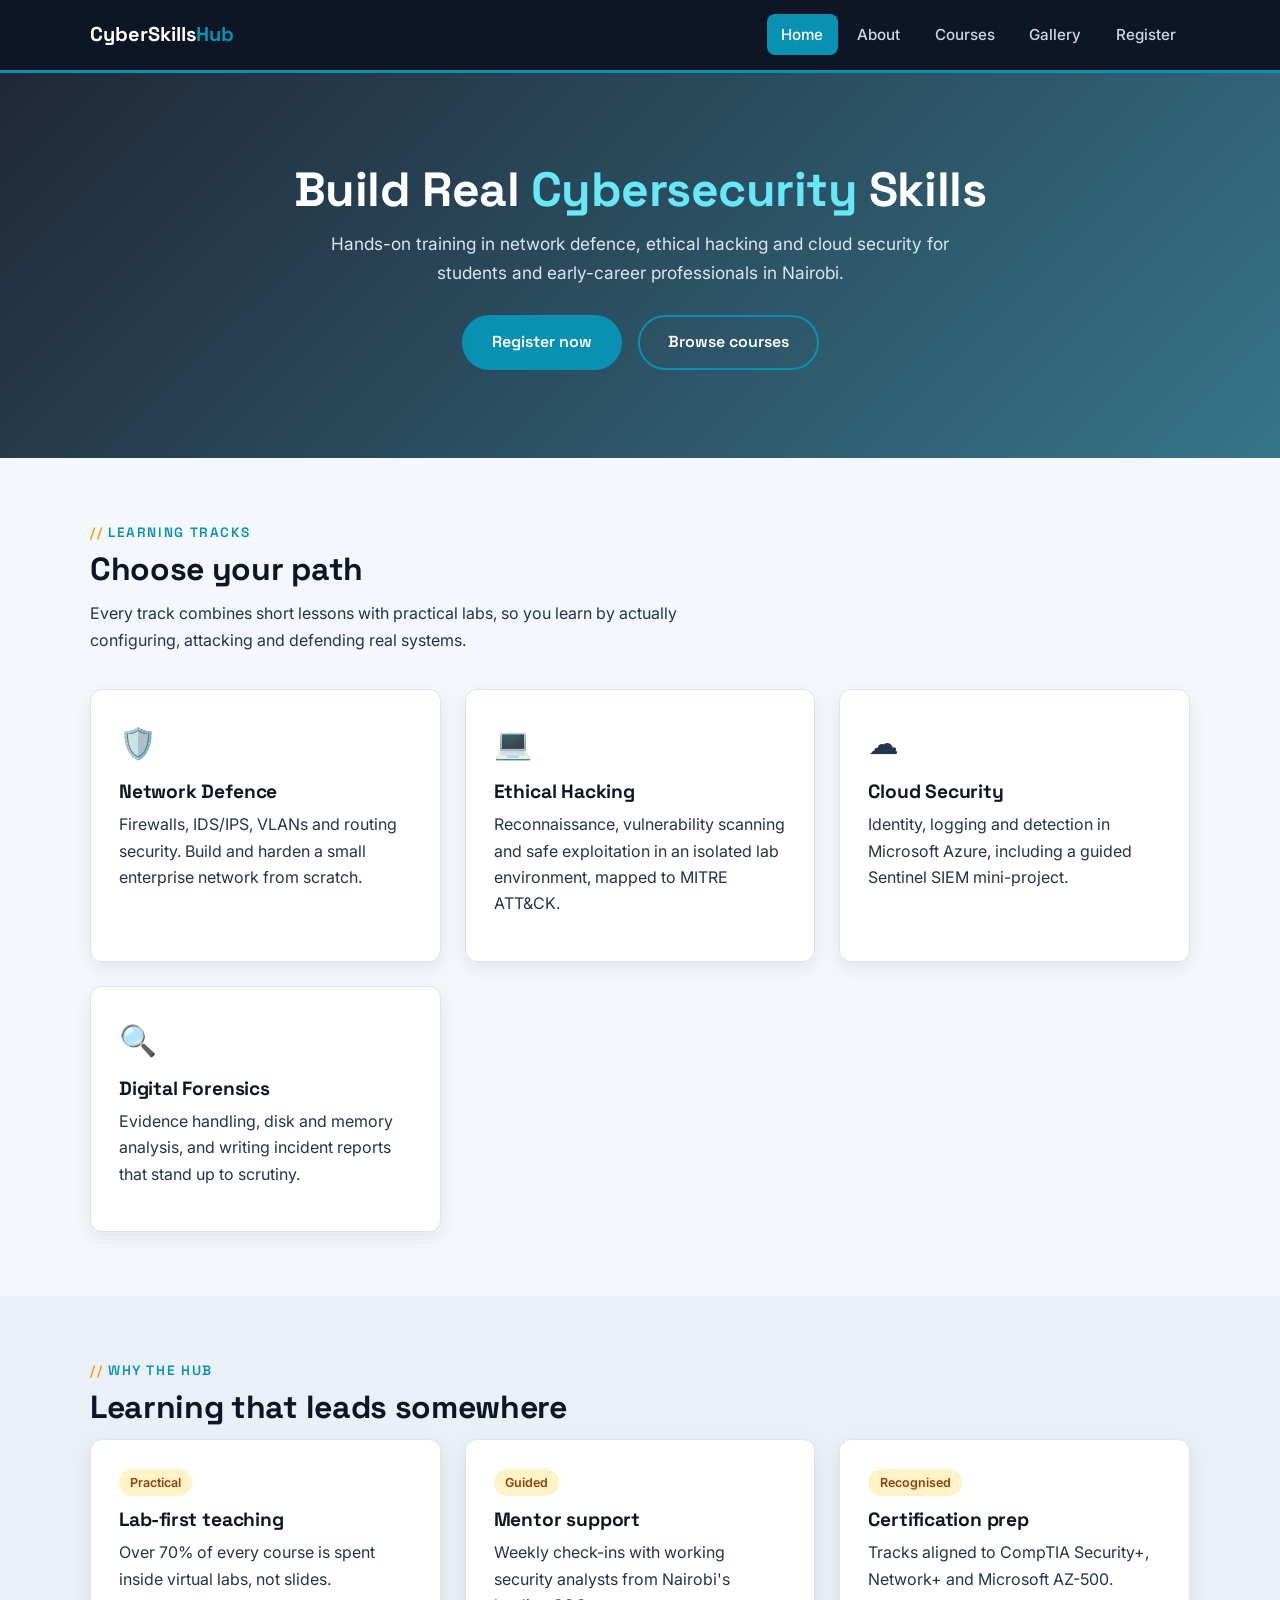
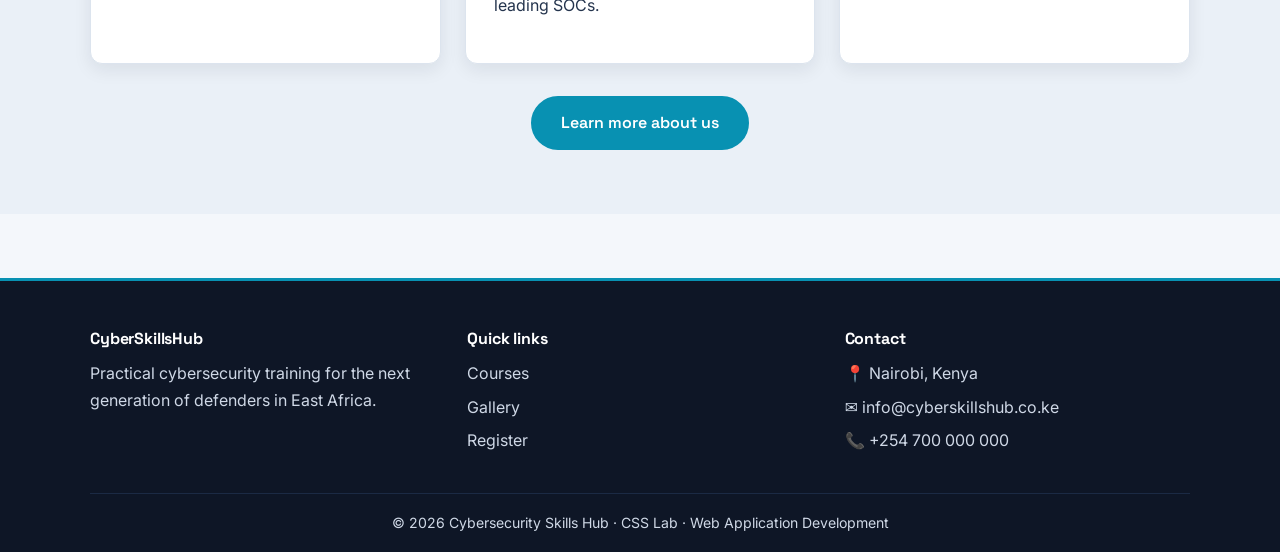
<file: index.html>
<!DOCTYPE html>
<html lang="en">
<head>
  <meta charset="UTF-8">
  <meta name="viewport" content="width=device-width, initial-scale=1.0">
  <title>Cybersecurity Skills Hub | Home</title>
  <!-- All styling lives in the single external stylesheet -->
  <link rel="stylesheet" href="csslab.css">
</head>
<body>

  <!-- ===== Navigation bar (Flexbox) ===== -->
  <header class="navbar">
    <div class="container">
      <div class="logo">CyberSkills<span>Hub</span></div>
      <nav>
        <ul class="nav-links">
          <li><a href="index.html" class="active">Home</a></li>
          <li><a href="about.html">About</a></li>
          <li><a href="courses.html">Courses</a></li>
          <li><a href="gallery.html">Gallery</a></li>
          <li><a href="register.html">Register</a></li>
        </ul>
      </nav>
    </div>
  </header>

  <!-- ===== Hero ===== -->
  <section class="hero">
    <h1 class="fade-up">Build Real <span>Cybersecurity</span> Skills</h1>
    <p class="fade-up">Hands-on training in network defence, ethical hacking and
      cloud security for students and early-career professionals in Nairobi.</p>
    <div class="fade-up-delay">
      <a href="register.html" class="btn btn-primary">Register now</a>
      <a href="courses.html" class="btn btn-outline">Browse courses</a>
    </div>
  </section>

  <!-- ===== Learning tracks ===== -->
  <section class="section">
    <div class="container">
      <span class="eyebrow">Learning tracks</span>
      <h2>Choose your path</h2>
      <p class="section-intro">Every track combines short lessons with practical
        labs, so you learn by actually configuring, attacking and defending
        real systems.</p>

      <div class="card-grid">
        <article class="card">
          <span class="icon">🛡️</span>
          <h3>Network Defence</h3>
          <p>Firewalls, IDS/IPS, VLANs and routing security. Build and harden a
            small enterprise network from scratch.</p>
        </article>

        <article class="card">
          <span class="icon">💻</span>
          <h3>Ethical Hacking</h3>
          <p>Reconnaissance, vulnerability scanning and safe exploitation in an
            isolated lab environment, mapped to MITRE ATT&amp;CK.</p>
        </article>

        <article class="card">
          <span class="icon">☁️</span>
          <h3>Cloud Security</h3>
          <p>Identity, logging and detection in Microsoft Azure, including a
            guided Sentinel SIEM mini-project.</p>
        </article>

        <article class="card">
          <span class="icon">🔍</span>
          <h3>Digital Forensics</h3>
          <p>Evidence handling, disk and memory analysis, and writing incident
            reports that stand up to scrutiny.</p>
        </article>
      </div>
    </div>
  </section>

  <!-- ===== Why us ===== -->
  <section class="section section-alt">
    <div class="container">
      <span class="eyebrow">Why the hub</span>
      <h2>Learning that leads somewhere</h2>
      <div class="card-grid">
        <article class="card">
          <span class="badge">Practical</span>
          <h3>Lab-first teaching</h3>
          <p>Over 70% of every course is spent inside virtual labs, not
            slides.</p>
        </article>
        <article class="card">
          <span class="badge">Guided</span>
          <h3>Mentor support</h3>
          <p>Weekly check-ins with working security analysts from Nairobi's
            leading SOCs.</p>
        </article>
        <article class="card">
          <span class="badge">Recognised</span>
          <h3>Certification prep</h3>
          <p>Tracks aligned to CompTIA Security+, Network+ and Microsoft
            AZ-500.</p>
        </article>
      </div>
      <div class="text-center mt-2">
        <a href="about.html" class="btn btn-primary">Learn more about us</a>
      </div>
    </div>
  </section>

  <!-- ===== Footer ===== -->
  <footer class="footer">
    <div class="container">
      <div class="footer-grid">
        <div class="footer-col">
          <h4>CyberSkillsHub</h4>
          <p>Practical cybersecurity training for the next generation of
            defenders in East Africa.</p>
        </div>
        <div class="footer-col">
          <h4>Quick links</h4>
          <ul>
            <li><a href="courses.html">Courses</a></li>
            <li><a href="gallery.html">Gallery</a></li>
            <li><a href="register.html">Register</a></li>
          </ul>
        </div>
        <div class="footer-col">
          <h4>Contact</h4>
          <ul>
            <li>📍 Nairobi, Kenya</li>
            <li>✉️ info@cyberskillshub.co.ke</li>
            <li>📞 +254 700 000 000</li>
          </ul>
        </div>
      </div>
      <div class="footer-bottom">
        <p>&copy; 2026 Cybersecurity Skills Hub · CSS Lab · Web Application Development</p>
      </div>
    </div>
  </footer>

</body>
</html>
</file>
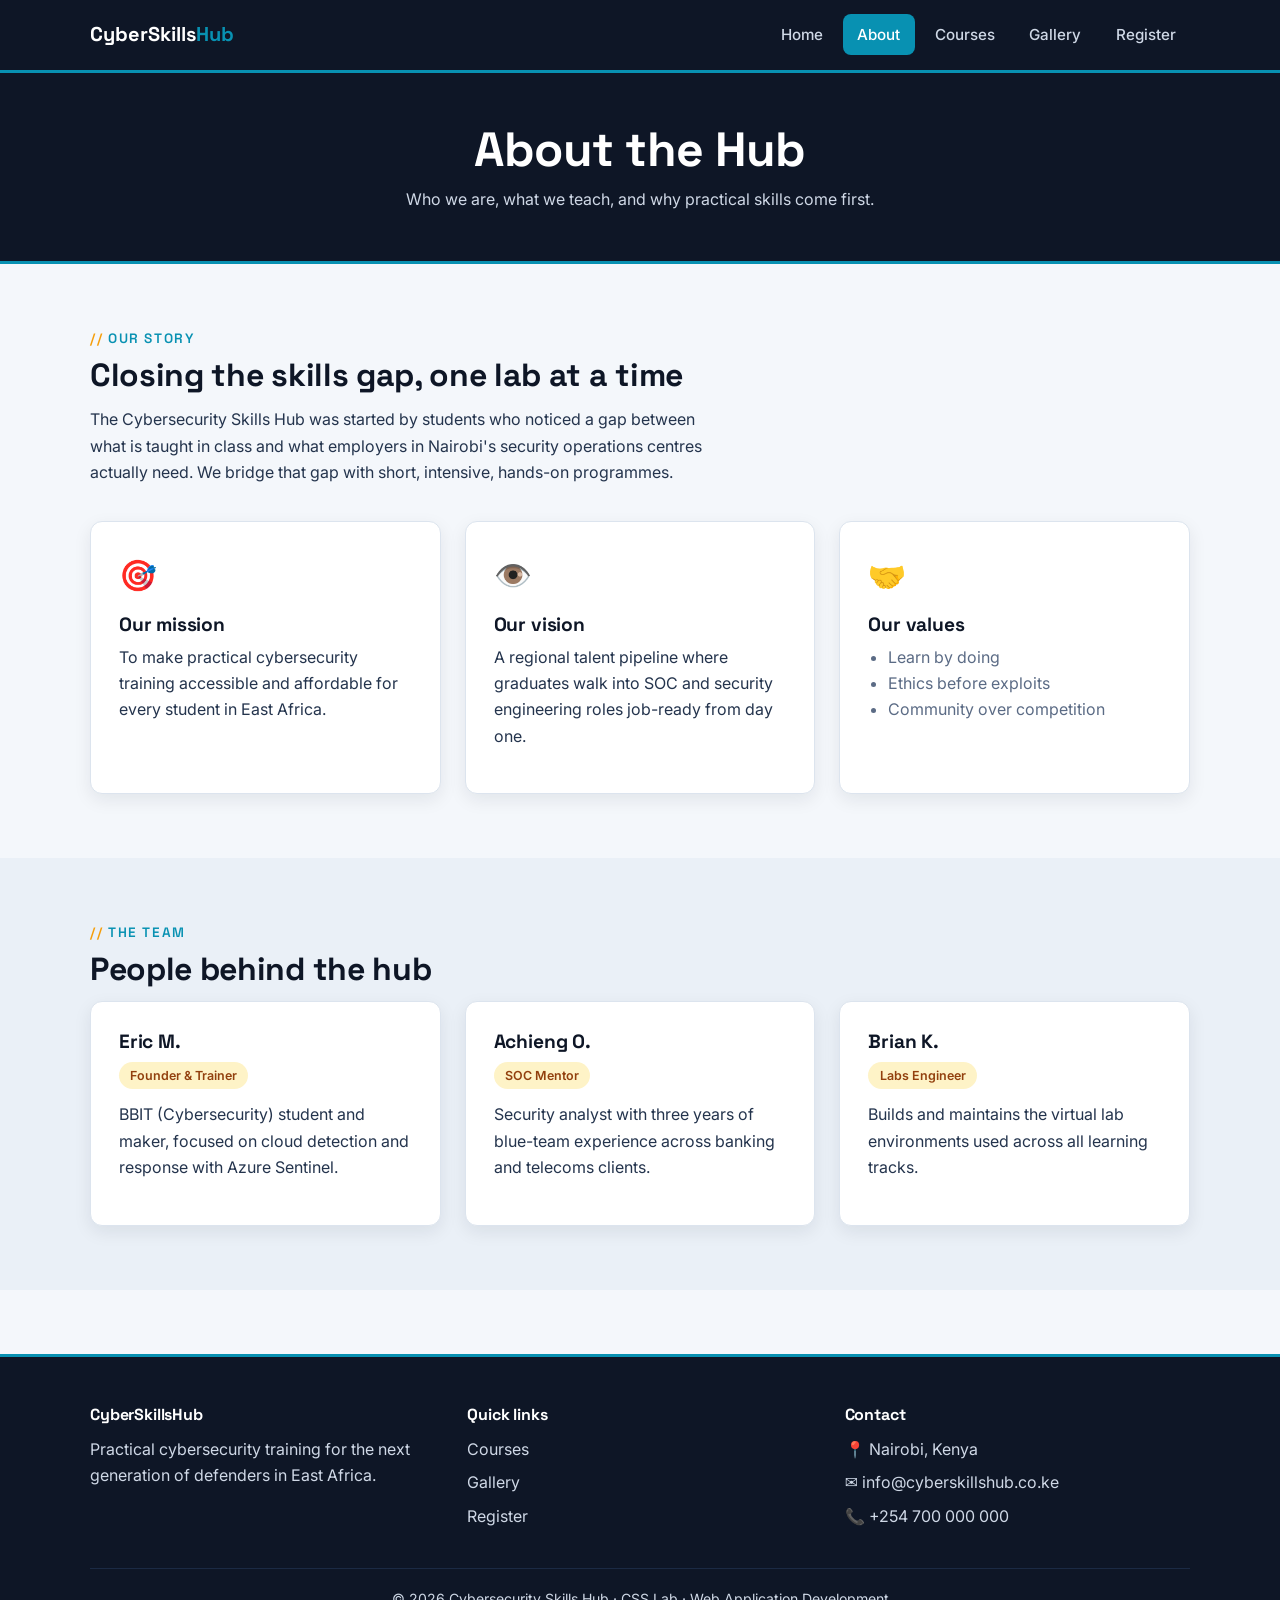
<file: about.html>
<!DOCTYPE html>
<html lang="en">
<head>
  <meta charset="UTF-8">
  <meta name="viewport" content="width=device-width, initial-scale=1.0">
  <title>Cybersecurity Skills Hub | About</title>
  <link rel="stylesheet" href="csslab.css">
</head>
<body>

  <header class="navbar">
    <div class="container">
      <div class="logo">CyberSkills<span>Hub</span></div>
      <nav>
        <ul class="nav-links">
          <li><a href="index.html">Home</a></li>
          <li><a href="about.html" class="active">About</a></li>
          <li><a href="courses.html">Courses</a></li>
          <li><a href="gallery.html">Gallery</a></li>
          <li><a href="register.html">Register</a></li>
        </ul>
      </nav>
    </div>
  </header>

  <section class="page-hero">
    <h1>About the Hub</h1>
    <p>Who we are, what we teach, and why practical skills come first.</p>
  </section>

  <section class="section">
    <div class="container">
      <span class="eyebrow">Our story</span>
      <h2>Closing the skills gap, one lab at a time</h2>
      <p class="section-intro">The Cybersecurity Skills Hub was started by
        students who noticed a gap between what is taught in class and what
        employers in Nairobi's security operations centres actually need. We
        bridge that gap with short, intensive, hands-on programmes.</p>

      <div class="card-grid">
        <article class="card">
          <span class="icon">🎯</span>
          <h3>Our mission</h3>
          <p>To make practical cybersecurity training accessible and affordable
            for every student in East Africa.</p>
        </article>
        <article class="card">
          <span class="icon">👁️</span>
          <h3>Our vision</h3>
          <p>A regional talent pipeline where graduates walk into SOC and
            security engineering roles job-ready from day one.</p>
        </article>
        <article class="card">
          <span class="icon">🤝</span>
          <h3>Our values</h3>
          <ul>
            <li>Learn by doing</li>
            <li>Ethics before exploits</li>
            <li>Community over competition</li>
          </ul>
        </article>
      </div>
    </div>
  </section>

  <section class="section section-alt">
    <div class="container">
      <span class="eyebrow">The team</span>
      <h2>People behind the hub</h2>
      <div class="card-grid">
        <article class="card">
          <h3>Eric M.</h3>
          <span class="badge">Founder &amp; Trainer</span>
          <p>BBIT (Cybersecurity) student and maker, focused on cloud detection
            and response with Azure Sentinel.</p>
        </article>
        <article class="card">
          <h3>Achieng O.</h3>
          <span class="badge">SOC Mentor</span>
          <p>Security analyst with three years of blue-team experience across
            banking and telecoms clients.</p>
        </article>
        <article class="card">
          <h3>Brian K.</h3>
          <span class="badge">Labs Engineer</span>
          <p>Builds and maintains the virtual lab environments used across all
            learning tracks.</p>
        </article>
      </div>
    </div>
  </section>

  <footer class="footer">
    <div class="container">
      <div class="footer-grid">
        <div class="footer-col">
          <h4>CyberSkillsHub</h4>
          <p>Practical cybersecurity training for the next generation of
            defenders in East Africa.</p>
        </div>
        <div class="footer-col">
          <h4>Quick links</h4>
          <ul>
            <li><a href="courses.html">Courses</a></li>
            <li><a href="gallery.html">Gallery</a></li>
            <li><a href="register.html">Register</a></li>
          </ul>
        </div>
        <div class="footer-col">
          <h4>Contact</h4>
          <ul>
            <li>📍 Nairobi, Kenya</li>
            <li>✉️ info@cyberskillshub.co.ke</li>
            <li>📞 +254 700 000 000</li>
          </ul>
        </div>
      </div>
      <div class="footer-bottom">
        <p>&copy; 2026 Cybersecurity Skills Hub · CSS Lab · Web Application Development</p>
      </div>
    </div>
  </footer>

</body>
</html>
</file>
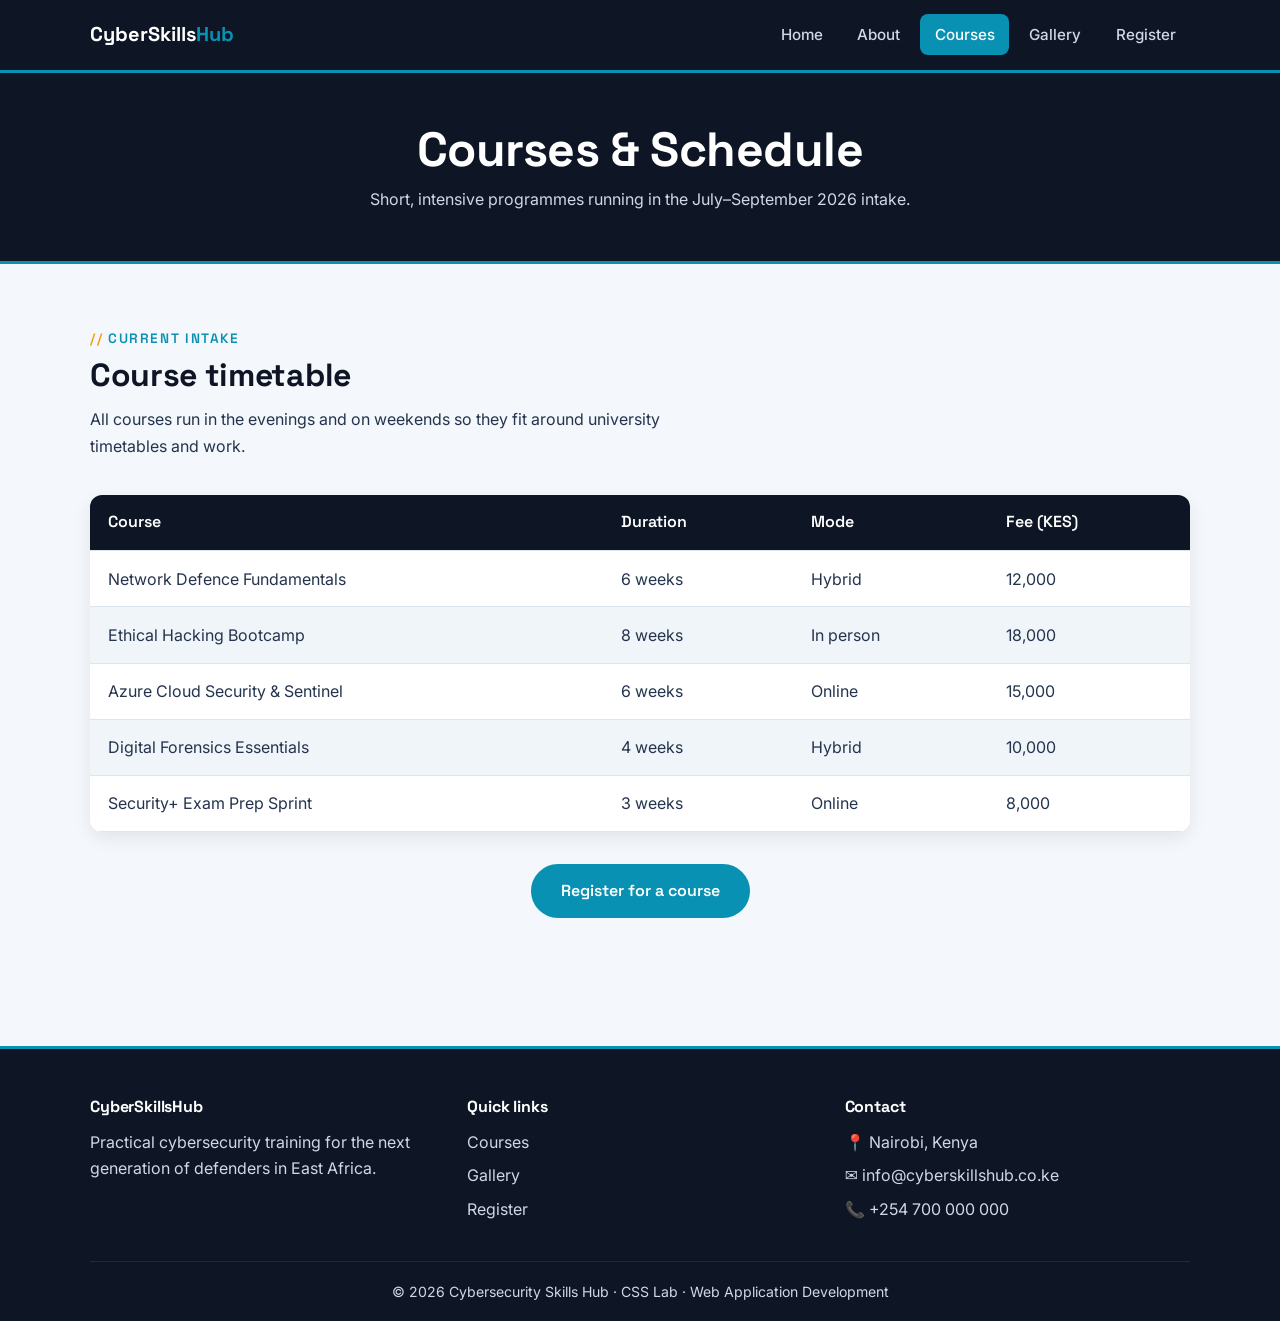
<file: courses.html>
<!DOCTYPE html>
<html lang="en">
<head>
  <meta charset="UTF-8">
  <meta name="viewport" content="width=device-width, initial-scale=1.0">
  <title>Cybersecurity Skills Hub | Courses</title>
  <link rel="stylesheet" href="csslab.css">
</head>
<body>

  <header class="navbar">
    <div class="container">
      <div class="logo">CyberSkills<span>Hub</span></div>
      <nav>
        <ul class="nav-links">
          <li><a href="index.html">Home</a></li>
          <li><a href="about.html">About</a></li>
          <li><a href="courses.html" class="active">Courses</a></li>
          <li><a href="gallery.html">Gallery</a></li>
          <li><a href="register.html">Register</a></li>
        </ul>
      </nav>
    </div>
  </header>

  <section class="page-hero">
    <h1>Courses &amp; Schedule</h1>
    <p>Short, intensive programmes running in the July–September 2026 intake.</p>
  </section>

  <section class="section">
    <div class="container">
      <span class="eyebrow">Current intake</span>
      <h2>Course timetable</h2>
      <p class="section-intro">All courses run in the evenings and on weekends
        so they fit around university timetables and work.</p>

      <table>
        <thead>
          <tr>
            <th>Course</th>
            <th>Duration</th>
            <th>Mode</th>
            <th>Fee (KES)</th>
          </tr>
        </thead>
        <tbody>
          <tr>
            <td>Network Defence Fundamentals</td>
            <td>6 weeks</td>
            <td>Hybrid</td>
            <td>12,000</td>
          </tr>
          <tr>
            <td>Ethical Hacking Bootcamp</td>
            <td>8 weeks</td>
            <td>In person</td>
            <td>18,000</td>
          </tr>
          <tr>
            <td>Azure Cloud Security &amp; Sentinel</td>
            <td>6 weeks</td>
            <td>Online</td>
            <td>15,000</td>
          </tr>
          <tr>
            <td>Digital Forensics Essentials</td>
            <td>4 weeks</td>
            <td>Hybrid</td>
            <td>10,000</td>
          </tr>
          <tr>
            <td>Security+ Exam Prep Sprint</td>
            <td>3 weeks</td>
            <td>Online</td>
            <td>8,000</td>
          </tr>
        </tbody>
      </table>

      <div class="text-center mt-2">
        <a href="register.html" class="btn btn-primary">Register for a course</a>
      </div>
    </div>
  </section>

  <footer class="footer">
    <div class="container">
      <div class="footer-grid">
        <div class="footer-col">
          <h4>CyberSkillsHub</h4>
          <p>Practical cybersecurity training for the next generation of
            defenders in East Africa.</p>
        </div>
        <div class="footer-col">
          <h4>Quick links</h4>
          <ul>
            <li><a href="courses.html">Courses</a></li>
            <li><a href="gallery.html">Gallery</a></li>
            <li><a href="register.html">Register</a></li>
          </ul>
        </div>
        <div class="footer-col">
          <h4>Contact</h4>
          <ul>
            <li>📍 Nairobi, Kenya</li>
            <li>✉️ info@cyberskillshub.co.ke</li>
            <li>📞 +254 700 000 000</li>
          </ul>
        </div>
      </div>
      <div class="footer-bottom">
        <p>&copy; 2026 Cybersecurity Skills Hub · CSS Lab · Web Application Development</p>
      </div>
    </div>
  </footer>

</body>
</html>
</file>
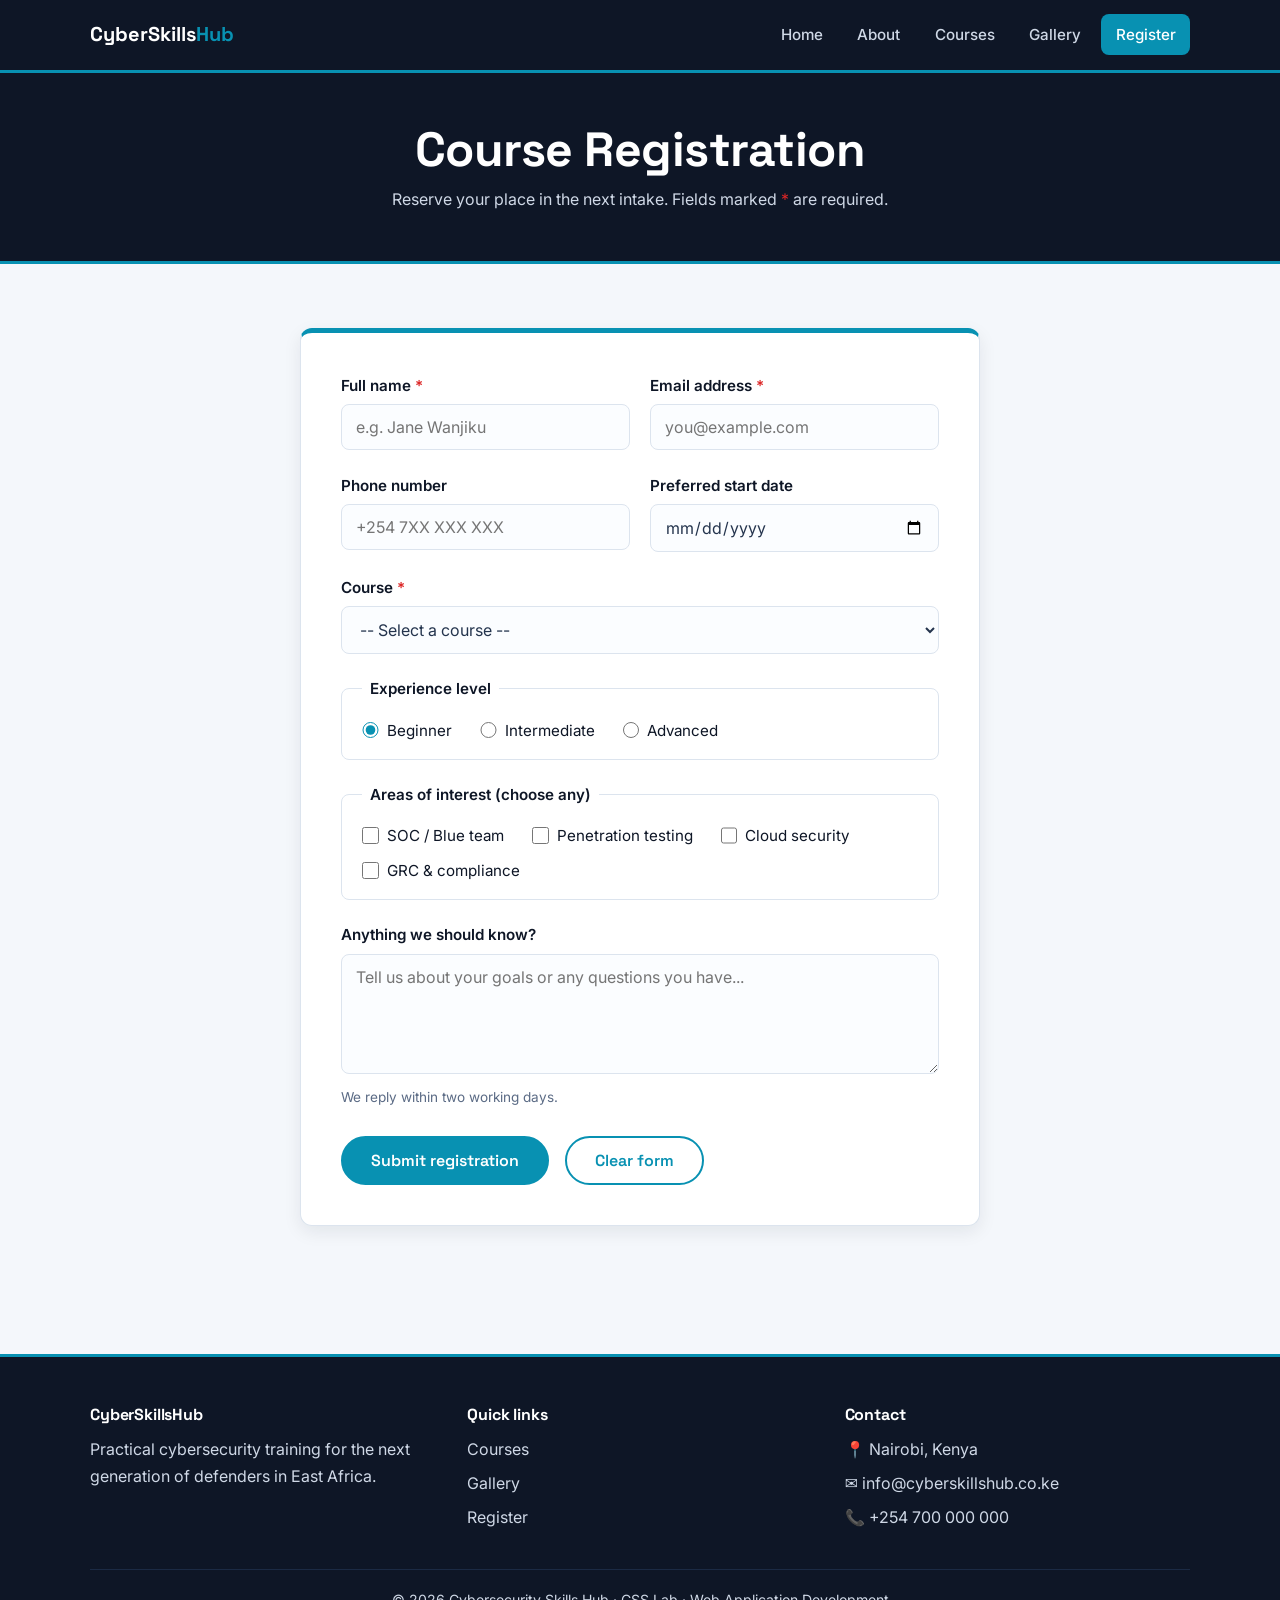
<file: register.html>
<!DOCTYPE html>
<html lang="en">
<head>
  <meta charset="UTF-8">
  <meta name="viewport" content="width=device-width, initial-scale=1.0">
  <title>Cybersecurity Skills Hub | Register</title>
  <link rel="stylesheet" href="csslab.css">
</head>
<body>

  <header class="navbar">
    <div class="container">
      <div class="logo">CyberSkills<span>Hub</span></div>
      <nav>
        <ul class="nav-links">
          <li><a href="index.html">Home</a></li>
          <li><a href="about.html">About</a></li>
          <li><a href="courses.html">Courses</a></li>
          <li><a href="gallery.html">Gallery</a></li>
          <li><a href="register.html" class="active">Register</a></li>
        </ul>
      </nav>
    </div>
  </header>

  <section class="page-hero">
    <h1>Course Registration</h1>
    <p>Reserve your place in the next intake. Fields marked
      <span class="required">*</span> are required.</p>
  </section>

  <section class="section">
    <div class="container">
      <div class="form-wrapper">
        <form action="#" method="post">

          <div class="form-row">
            <div class="form-group">
              <label for="fullname">Full name <span class="required">*</span></label>
              <input type="text" id="fullname" name="fullname"
                     placeholder="e.g. Jane Wanjiku" required>
            </div>
            <div class="form-group">
              <label for="email">Email address <span class="required">*</span></label>
              <input type="email" id="email" name="email"
                     placeholder="you@example.com" required>
            </div>
          </div>

          <div class="form-row">
            <div class="form-group">
              <label for="phone">Phone number</label>
              <input type="tel" id="phone" name="phone"
                     placeholder="+254 7XX XXX XXX">
            </div>
            <div class="form-group">
              <label for="start">Preferred start date</label>
              <input type="date" id="start" name="start">
            </div>
          </div>

          <div class="form-group">
            <label for="course">Course <span class="required">*</span></label>
            <select id="course" name="course" required>
              <option value="">-- Select a course --</option>
              <option value="network">Network Defence Fundamentals</option>
              <option value="hacking">Ethical Hacking Bootcamp</option>
              <option value="cloud">Azure Cloud Security &amp; Sentinel</option>
              <option value="forensics">Digital Forensics Essentials</option>
              <option value="secplus">Security+ Exam Prep Sprint</option>
            </select>
          </div>

          <div class="form-group">
            <fieldset>
              <legend>Experience level</legend>
              <div class="choice-list">
                <label><input type="radio" name="level" value="beginner" checked> Beginner</label>
                <label><input type="radio" name="level" value="intermediate"> Intermediate</label>
                <label><input type="radio" name="level" value="advanced"> Advanced</label>
              </div>
            </fieldset>
          </div>

          <div class="form-group">
            <fieldset>
              <legend>Areas of interest (choose any)</legend>
              <div class="choice-list">
                <label><input type="checkbox" name="interest" value="soc"> SOC / Blue team</label>
                <label><input type="checkbox" name="interest" value="pentest"> Penetration testing</label>
                <label><input type="checkbox" name="interest" value="cloud"> Cloud security</label>
                <label><input type="checkbox" name="interest" value="grc"> GRC &amp; compliance</label>
              </div>
            </fieldset>
          </div>

          <div class="form-group">
            <label for="message">Anything we should know?</label>
            <textarea id="message" name="message"
                      placeholder="Tell us about your goals or any questions you have..."></textarea>
            <p class="form-hint">We reply within two working days.</p>
          </div>

          <div class="form-actions">
            <button type="submit" class="btn btn-primary">Submit registration</button>
            <button type="reset" class="btn btn-reset">Clear form</button>
          </div>

        </form>
      </div>
    </div>
  </section>

  <footer class="footer">
    <div class="container">
      <div class="footer-grid">
        <div class="footer-col">
          <h4>CyberSkillsHub</h4>
          <p>Practical cybersecurity training for the next generation of
            defenders in East Africa.</p>
        </div>
        <div class="footer-col">
          <h4>Quick links</h4>
          <ul>
            <li><a href="courses.html">Courses</a></li>
            <li><a href="gallery.html">Gallery</a></li>
            <li><a href="register.html">Register</a></li>
          </ul>
        </div>
        <div class="footer-col">
          <h4>Contact</h4>
          <ul>
            <li>📍 Nairobi, Kenya</li>
            <li>✉️ info@cyberskillshub.co.ke</li>
            <li>📞 +254 700 000 000</li>
          </ul>
        </div>
      </div>
      <div class="footer-bottom">
        <p>&copy; 2026 Cybersecurity Skills Hub · CSS Lab · Web Application Development</p>
      </div>
    </div>
  </footer>

</body>
</html>
</file>
<file: csslab.css>
/* ============================================================
   CYBERSECURITY SKILLS HUB — csslab.css
   Web Application Development: CSS Lab
   Single external stylesheet linked from every HTML page.
   ------------------------------------------------------------
   Contents
   1.  Google Fonts import + design tokens (CSS variables)
   2.  Reset & base typography
   3.  Navigation bar (Flexbox)
   4.  Hero section
   5.  Buttons
   6.  Cards & section layout
   7.  Form styling
   8.  Gallery — CSS flip cards
   9.  Tables
   10. Footer
   11. Utilities, transitions & animations
   12. Responsive design (media queries)
   ============================================================ */


/* ---------- 1. FONTS & DESIGN TOKENS ---------- */

/* Google Fonts: Space Grotesk (headings) + Inter (body text) */
@import url('https://fonts.googleapis.com/css2?family=Space+Grotesk:wght@500;600;700&family=Inter:wght@400;500;600&display=swap');

:root {
  /* Colour palette — consistent across every page */
  --ink:         #0e1626;   /* deep navy: nav, footer, headings   */
  --ink-soft:    #1b2a44;   /* lighter navy: hover states         */
  --surface:     #f4f7fb;   /* page background                    */
  --card:        #ffffff;   /* card / form background             */
  --accent:      #0891b2;   /* cyan: links, buttons, highlights   */
  --accent-dark: #155e75;   /* cyan (dark): hover states          */
  --amber:       #f59e0b;   /* warm highlight: badges, markers    */
  --line:        #dce4ee;   /* borders and dividers               */
  --text:        #24344d;   /* main body text                     */
  --muted:       #5b6b85;   /* secondary text                     */

  /* Type & spacing scale */
  --font-display: 'Space Grotesk', sans-serif;
  --font-body:    'Inter', system-ui, sans-serif;
  --radius:       12px;
  --shadow:       0 6px 18px rgba(14, 22, 38, 0.08);
  --shadow-lift:  0 14px 30px rgba(14, 22, 38, 0.16);
  --space:        1rem;
}


/* ---------- 2. RESET & BASE TYPOGRAPHY ---------- */

* {
  margin: 0;
  padding: 0;
  box-sizing: border-box;
}

html {
  scroll-behavior: smooth;
}

body {
  font-family: var(--font-body);
  font-size: 1rem;
  line-height: 1.65;
  color: var(--text);
  background-color: var(--surface);
}

h1, h2, h3, h4 {
  font-family: var(--font-display);
  color: var(--ink);
  line-height: 1.2;
  letter-spacing: -0.01em;
}

h1 { font-size: clamp(2rem, 4vw, 3rem); }
h2 { font-size: clamp(1.5rem, 3vw, 2rem); margin-bottom: 0.75rem; }
h3 { font-size: 1.2rem; margin-bottom: 0.5rem; }

p {
  margin-bottom: var(--space);
}

a {
  color: var(--accent);
  text-decoration: none;
  transition: color 0.2s ease;
}

a:hover {
  color: var(--accent-dark);
}

img {
  max-width: 100%;
  display: block;
}

/* Visible keyboard focus for accessibility */
a:focus-visible,
button:focus-visible,
input:focus-visible,
select:focus-visible,
textarea:focus-visible {
  outline: 3px solid var(--amber);
  outline-offset: 2px;
}

/* Consistent page container */
.container {
  width: min(1100px, 92%);
  margin: 0 auto;
}

/* Terminal-style section label — ties into the cybersecurity theme */
.eyebrow {
  font-family: var(--font-display);
  font-size: 0.85rem;
  font-weight: 600;
  letter-spacing: 0.12em;
  text-transform: uppercase;
  color: var(--accent);
  display: block;
  margin-bottom: 0.35rem;
}

.eyebrow::before {
  content: "// ";
  color: var(--amber);
}


/* ---------- 3. NAVIGATION BAR (FLEXBOX) ---------- */

.navbar {
  background-color: var(--ink);
  border-bottom: 3px solid var(--accent);
  position: sticky;
  top: 0;
  z-index: 100;
}

.navbar .container {
  display: flex;                   /* Flexbox layout as required */
  justify-content: space-between;  /* logo left, links right     */
  align-items: center;
  flex-wrap: wrap;
  gap: 0.5rem 1.5rem;
  padding: 0.9rem 0;
}

.logo {
  font-family: var(--font-display);
  font-size: 1.25rem;
  font-weight: 700;
  color: #ffffff;
}

.logo span {
  color: var(--accent);
}

.nav-links {
  display: flex;                   /* Flexbox for the link list */
  flex-wrap: wrap;
  gap: 0.35rem;
  list-style: none;
}

.nav-links a {
  display: block;
  padding: 0.5rem 0.9rem;
  color: #cfd8e6;
  font-weight: 500;
  font-size: 0.95rem;
  border-radius: 8px;
  transition: background-color 0.25s ease, color 0.25s ease;
}

.nav-links a:hover {
  background-color: var(--ink-soft);
  color: #ffffff;
}

/* Highlights the page the visitor is currently on */
.nav-links a.active {
  background-color: var(--accent);
  color: #ffffff;
}


/* ---------- 4. HERO SECTION ---------- */

.hero {
  background:
    linear-gradient(135deg, rgba(14, 22, 38, 0.92), rgba(21, 94, 117, 0.85)),
    url('https://picsum.photos/seed/matrix/1400/600') center/cover no-repeat;
  color: #ffffff;
  text-align: center;
  padding: 5.5rem 1rem;
}

.hero h1 {
  color: #ffffff;
  margin-bottom: 0.75rem;
}

.hero h1 span {
  color: #67e8f9;
}

.hero p {
  max-width: 620px;
  margin: 0 auto 1.75rem;
  color: #dbe6f2;
  font-size: 1.08rem;
}

/* Smaller hero used on inner pages for consistency */
.page-hero {
  background-color: var(--ink);
  color: #ffffff;
  text-align: center;
  padding: 3rem 1rem;
  border-bottom: 3px solid var(--accent);
}

.page-hero h1 {
  color: #ffffff;
}

.page-hero p {
  color: #cfd8e6;
  max-width: 600px;
  margin: 0.5rem auto 0;
}


/* ---------- 5. BUTTONS ---------- */

.btn {
  display: inline-block;
  font-family: var(--font-display);
  font-weight: 600;
  font-size: 1rem;
  padding: 0.75rem 1.75rem;
  border: 2px solid var(--accent);
  border-radius: 999px;
  cursor: pointer;
  transition: background-color 0.25s ease, color 0.25s ease,
              transform 0.2s ease, box-shadow 0.2s ease;
}

.btn-primary {
  background-color: var(--accent);
  color: #ffffff;
}

.btn-primary:hover {
  background-color: var(--accent-dark);
  border-color: var(--accent-dark);
  color: #ffffff;
  transform: translateY(-2px);
  box-shadow: var(--shadow-lift);
}

.btn-outline {
  background-color: transparent;
  color: #ffffff;
}

.btn-outline:hover {
  background-color: rgba(255, 255, 255, 0.12);
  color: #ffffff;
  transform: translateY(-2px);
}

.hero .btn + .btn {
  margin-left: 0.75rem;
}


/* ---------- 6. CARDS & SECTION LAYOUT ---------- */

.section {
  padding: 4rem 0;
}

.section-alt {
  background-color: #eaf0f7;
}

.section-intro {
  max-width: 640px;
  margin-bottom: 2.25rem;
}

/* Responsive card grid used on the home and about pages */
.card-grid {
  display: grid;
  grid-template-columns: repeat(auto-fit, minmax(260px, 1fr));
  gap: 1.5rem;
}

.card {
  background-color: var(--card);
  border: 1px solid var(--line);
  border-radius: var(--radius);
  padding: 1.75rem;
  box-shadow: var(--shadow);
  transition: transform 0.25s ease, box-shadow 0.25s ease;
}

.card:hover {
  transform: translateY(-6px);
  box-shadow: var(--shadow-lift);
}

.card .icon {
  font-size: 1.9rem;
  display: inline-block;
  margin-bottom: 0.75rem;
}

.card ul {
  padding-left: 1.2rem;
  color: var(--muted);
}

.badge {
  display: inline-block;
  background-color: #fef3c7;
  color: #92400e;
  font-size: 0.78rem;
  font-weight: 600;
  padding: 0.2rem 0.7rem;
  border-radius: 999px;
  margin-bottom: 0.75rem;
}


/* ---------- 7. FORM STYLING ---------- */

.form-wrapper {
  max-width: 680px;
  margin: 0 auto;
  background-color: var(--card);
  border: 1px solid var(--line);
  border-top: 5px solid var(--accent);
  border-radius: var(--radius);
  box-shadow: var(--shadow);
  padding: 2.5rem;
}

.form-group {
  margin-bottom: 1.4rem;
}

/* Two fields side by side on wider screens */
.form-row {
  display: flex;
  gap: 1.25rem;
  flex-wrap: wrap;
}

.form-row .form-group {
  flex: 1 1 240px;
}

label {
  display: block;
  font-weight: 600;
  color: var(--ink);
  margin-bottom: 0.4rem;
  font-size: 0.95rem;
}

.required {
  color: #dc2626;
}

input[type="text"],
input[type="email"],
input[type="tel"],
input[type="date"],
select,
textarea {
  width: 100%;
  padding: 0.75rem 0.9rem;
  font-family: var(--font-body);
  font-size: 1rem;
  color: var(--text);
  background-color: #fbfdff;
  border: 1.5px solid var(--line);
  border-radius: 8px;
  transition: border-color 0.2s ease, box-shadow 0.2s ease;
}

input:focus,
select:focus,
textarea:focus {
  border-color: var(--accent);
  box-shadow: 0 0 0 3px rgba(8, 145, 178, 0.15);
  outline: none;
}

textarea {
  resize: vertical;
  min-height: 120px;
}

/* Radio buttons & checkboxes laid out with Flexbox */
fieldset {
  border: 1.5px solid var(--line);
  border-radius: 8px;
  padding: 1rem 1.25rem;
}

legend {
  font-weight: 600;
  color: var(--ink);
  padding: 0 0.5rem;
  font-size: 0.95rem;
}

.choice-list {
  display: flex;
  flex-wrap: wrap;
  gap: 0.6rem 1.75rem;
}

.choice-list label {
  display: flex;
  align-items: center;
  gap: 0.5rem;
  font-weight: 400;
  margin-bottom: 0;
  cursor: pointer;
}

input[type="radio"],
input[type="checkbox"] {
  accent-color: var(--accent);
  width: 1.05rem;
  height: 1.05rem;
}

.form-hint {
  font-size: 0.85rem;
  color: var(--muted);
  margin-top: 0.3rem;
  margin-bottom: 0;
}

.form-actions {
  display: flex;
  gap: 1rem;
  flex-wrap: wrap;
  margin-top: 1.75rem;
}

.btn-reset {
  background-color: transparent;
  color: var(--accent);
}

.btn-reset:hover {
  background-color: #e0f2fe;
}


/* ---------- 8. GALLERY — CSS FLIP CARDS ---------- */

.gallery-grid {
  display: grid;
  grid-template-columns: repeat(auto-fit, minmax(280px, 1fr));
  gap: 1.75rem;
}

/* Outer card provides 3D perspective for the flip */
.flip-card {
  background-color: transparent;
  height: 340px;
  perspective: 1000px;
}

.flip-card-inner {
  position: relative;
  width: 100%;
  height: 100%;
  transition: transform 0.7s ease;
  transform-style: preserve-3d;
  border-radius: var(--radius);
  box-shadow: var(--shadow);
}

/* The flip happens on hover (and keyboard focus) */
.flip-card:hover .flip-card-inner,
.flip-card:focus-within .flip-card-inner {
  transform: rotateY(180deg);
  box-shadow: var(--shadow-lift);
}

.flip-card-front,
.flip-card-back {
  position: absolute;
  inset: 0;
  backface-visibility: hidden;
  -webkit-backface-visibility: hidden;
  border-radius: var(--radius);
  overflow: hidden;
}

/* Front: image with a caption strip along the bottom */
.flip-card-front img {
  width: 100%;
  height: 100%;
  object-fit: cover;
}

.flip-card-front figcaption {
  position: absolute;
  left: 0;
  right: 0;
  bottom: 0;
  background: linear-gradient(transparent, rgba(14, 22, 38, 0.92));
  color: #ffffff;
  font-family: var(--font-display);
  font-weight: 600;
  padding: 2rem 1.25rem 1rem;
}

/* Back: description revealed on hover */
.flip-card-back {
  background: linear-gradient(150deg, var(--ink), var(--accent-dark));
  color: #e6f2f8;
  transform: rotateY(180deg);
  display: flex;
  flex-direction: column;
  justify-content: center;
  align-items: center;
  text-align: center;
  padding: 1.75rem;
}

.flip-card-back h3 {
  color: #ffffff;
  margin-bottom: 0.6rem;
}

.flip-card-back p {
  font-size: 0.95rem;
  margin-bottom: 1.25rem;
}

.flip-card-back .btn {
  padding: 0.5rem 1.4rem;
  font-size: 0.9rem;
}


/* ---------- 9. TABLES ---------- */

table {
  width: 100%;
  border-collapse: collapse;
  background-color: var(--card);
  border-radius: var(--radius);
  overflow: hidden;
  box-shadow: var(--shadow);
}

th, td {
  padding: 0.9rem 1.1rem;
  text-align: left;
  border-bottom: 1px solid var(--line);
}

th {
  background-color: var(--ink);
  color: #ffffff;
  font-family: var(--font-display);
  font-weight: 600;
}

tbody tr:nth-child(even) {
  background-color: #f0f5fa;
}

tbody tr:hover {
  background-color: #e0f2fe;
}


/* ---------- 10. FOOTER ---------- */

.footer {
  background-color: var(--ink);
  color: #cfd8e6;
  margin-top: 4rem;
  border-top: 3px solid var(--accent);
}

.footer-grid {
  display: flex;              /* Flexbox footer columns */
  flex-wrap: wrap;
  gap: 2rem;
  justify-content: space-between;
  padding: 3rem 0 2rem;
}

.footer-col {
  flex: 1 1 220px;
}

.footer-col h4 {
  color: #ffffff;
  margin-bottom: 0.75rem;
}

.footer-col ul {
  list-style: none;
}

.footer-col li {
  margin-bottom: 0.45rem;
}

.footer-col a {
  color: #cfd8e6;
}

.footer-col a:hover {
  color: #67e8f9;
}

.footer-bottom {
  border-top: 1px solid var(--ink-soft);
  text-align: center;
  padding: 1.1rem 0;
  font-size: 0.88rem;
}

.footer-bottom p {
  margin: 0;
}


/* ---------- 11. UTILITIES, TRANSITIONS & ANIMATIONS ---------- */

.text-center { text-align: center; }
.mt-2 { margin-top: 2rem; }

/* Gentle fade-up animation used on hero content */
@keyframes fadeUp {
  from { opacity: 0; transform: translateY(18px); }
  to   { opacity: 1; transform: translateY(0); }
}

.fade-up {
  animation: fadeUp 0.8s ease both;
}

.fade-up-delay {
  animation: fadeUp 0.8s ease 0.25s both;
}

/* Respect visitors who prefer reduced motion */
@media (prefers-reduced-motion: reduce) {
  *, *::before, *::after {
    animation-duration: 0.01ms !important;
    transition-duration: 0.01ms !important;
  }
}


/* ---------- 12. RESPONSIVE DESIGN ---------- */

@media (max-width: 768px) {
  .navbar .container {
    flex-direction: column;    /* stack logo above links */
    padding: 0.85rem 0;
  }

  .nav-links {
    justify-content: center;
  }

  .hero {
    padding: 3.5rem 1rem;
  }

  .hero .btn + .btn {
    margin-left: 0;
    margin-top: 0.75rem;
  }

  .section {
    padding: 2.75rem 0;
  }

  .form-wrapper {
    padding: 1.5rem;
  }
}

@media (max-width: 480px) {
  .btn {
    width: 100%;
    text-align: center;
  }

  .form-actions .btn {
    width: auto;
    flex: 1;
  }
}
</file>
